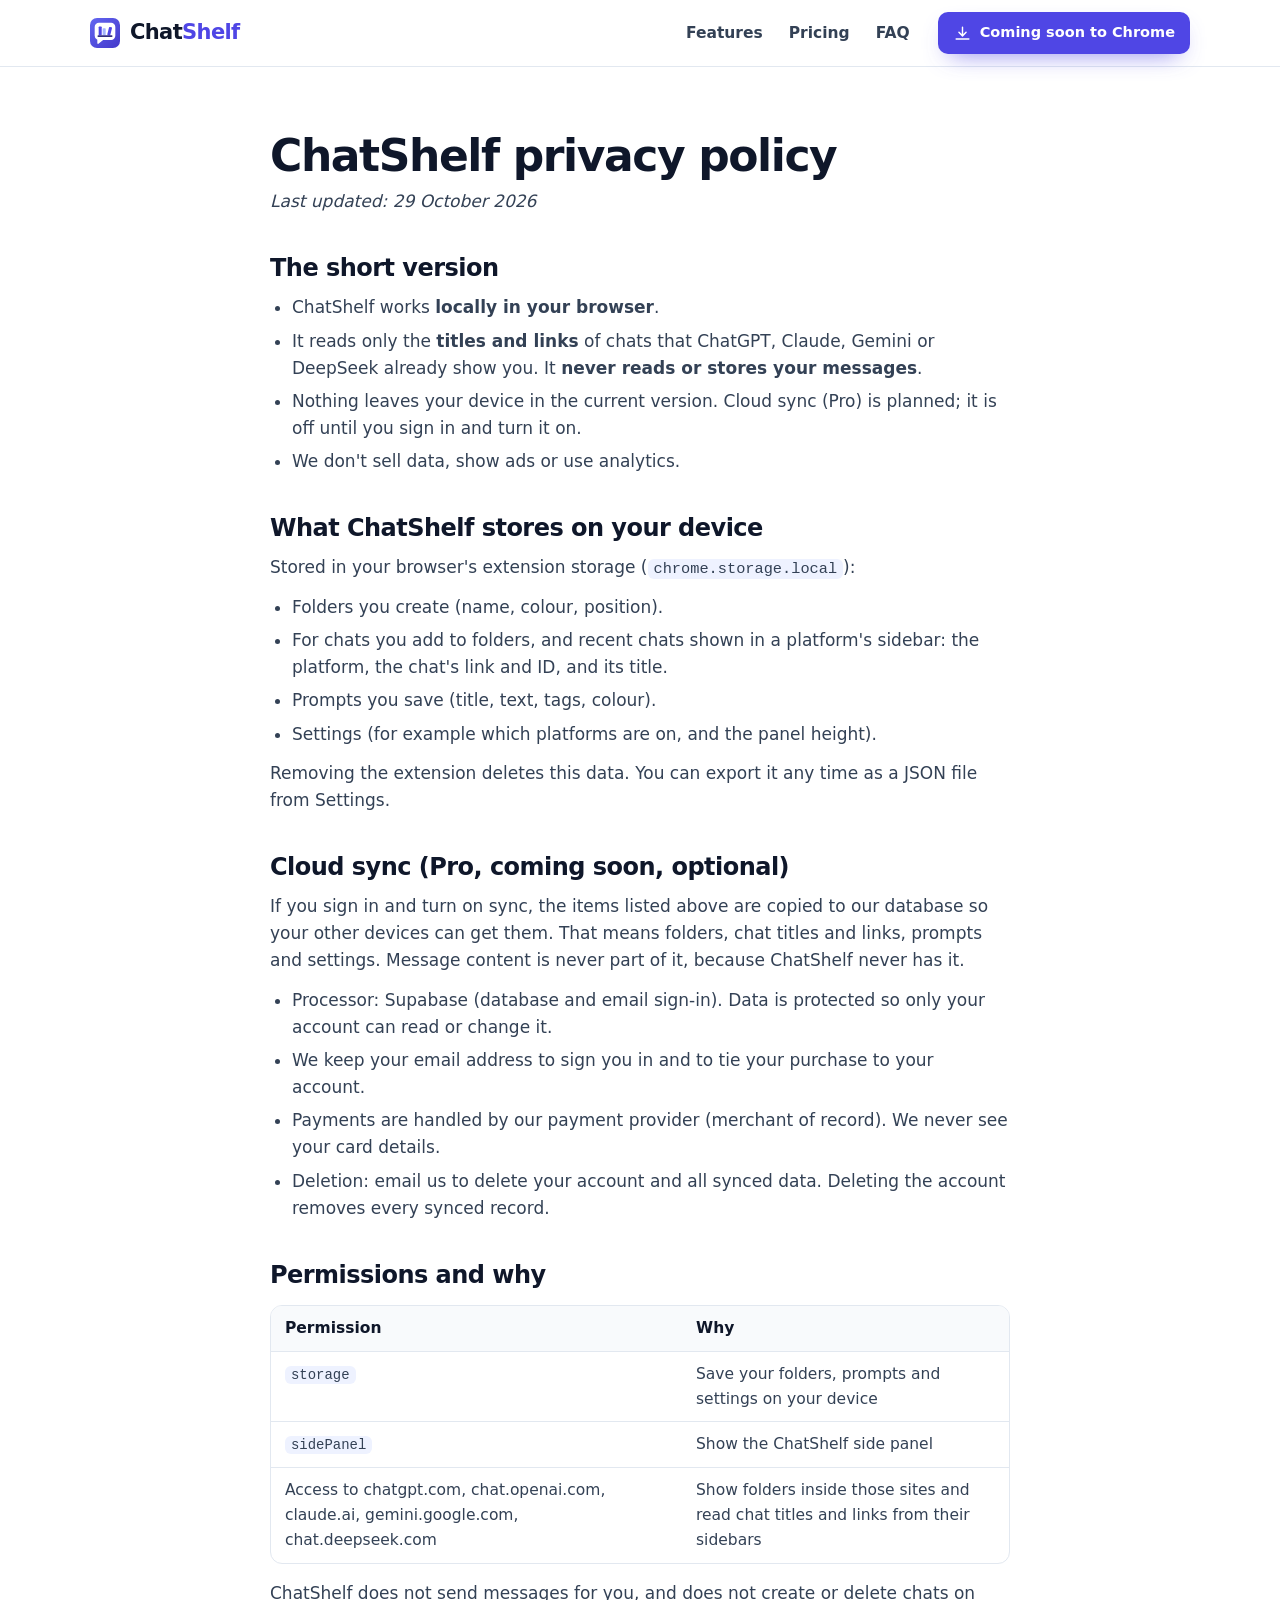
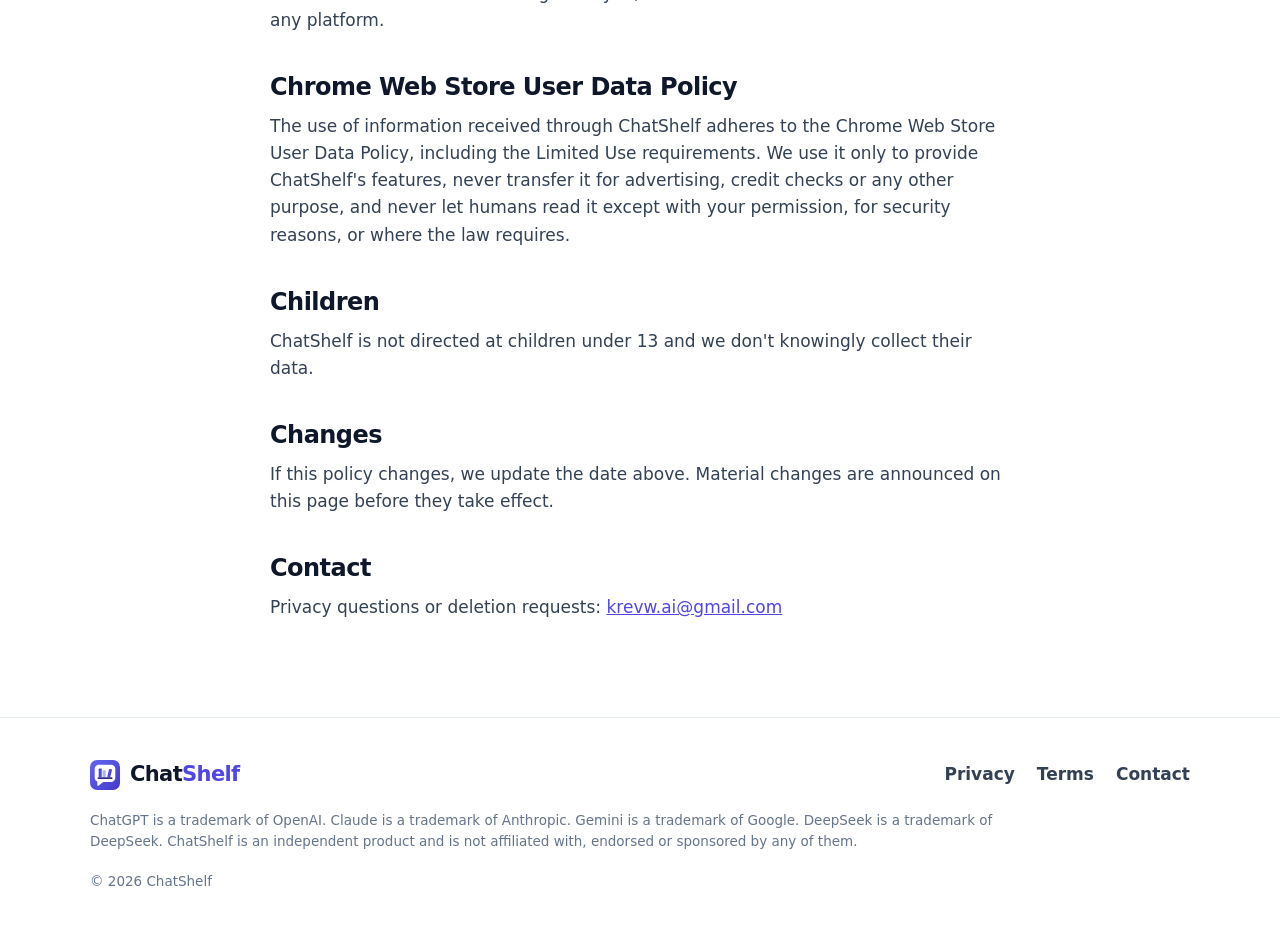
<file: privacy.html>
<!doctype html>
<html lang="en">
<head>
<meta charset="utf-8">
<meta name="viewport" content="width=device-width, initial-scale=1">
<title>Privacy policy · ChatShelf</title>
<meta name="description" content="What ChatShelf stores, where, and why. It never reads your messages.">
<link rel="canonical" href="https://pandeymohit786-ai.github.io/chatshelf-site/privacy.html">
<meta property="og:type" content="website">
<meta property="og:title" content="Privacy policy · ChatShelf">
<meta property="og:description" content="What ChatShelf stores, where, and why. It never reads your messages.">
<meta property="og:image" content="https://pandeymohit786-ai.github.io/chatshelf-site/assets/og.jpg">
<meta name="twitter:card" content="summary_large_image">
<meta name="theme-color" content="#4f46e5">
<link rel="icon" href="assets/favicon.svg" type="image/svg+xml">
<link rel="icon" href="assets/favicon-32.png" sizes="32x32" type="image/png">
<link rel="apple-touch-icon" href="assets/apple-touch-icon.png">
<link rel="stylesheet" href="assets/style.css">
</head>
<body>
<a class="skip" href="#main">Skip to content</a>
<header class="site-header"><div class="wrap nav">
  <a class="logo" href="index.html" aria-label="ChatShelf home"><img src="assets/favicon.svg" width="30" height="30" alt=""><span>Chat<b>Shelf</b></span></a>
  <nav aria-label="Main"><a href="index.html#features">Features</a><a href="index.html#pricing">Pricing</a><a href="index.html#faq">FAQ</a></nav>
  <a class="btn btn-primary btn-sm" href="#install"><svg class="icon" viewBox="0 0 24 24" fill="none" stroke="currentColor" stroke-width="1.8" stroke-linecap="round" stroke-linejoin="round" aria-hidden="true"><path d="M12 4v11M7.5 10.5 12 15l4.5-4.5"/><path d="M4 19h16"/></svg>Coming soon to Chrome</a>
</div></header>
<main id="main">
<article class="wrap narrow prose"><h1>ChatShelf privacy policy</h1>
<p><em>Last updated: 29 October 2026</em></p>
<h2>The short version</h2>
<ul><li>ChatShelf works <strong>locally in your browser</strong>.</li><li>It reads only the <strong>titles and links</strong> of chats that ChatGPT, Claude, Gemini or DeepSeek already show you. It <strong>never reads or stores your messages</strong>.</li><li>Nothing leaves your device in the current version. Cloud sync (Pro) is planned; it is off until you sign in and turn it on.</li><li>We don't sell data, show ads or use analytics.</li></ul>
<h2>What ChatShelf stores on your device</h2>
<p>Stored in your browser's extension storage (<code>chrome.storage.local</code>):</p>
<ul><li>Folders you create (name, colour, position).</li><li>For chats you add to folders, and recent chats shown in a platform's sidebar: the platform, the chat's link and ID, and its title.</li><li>Prompts you save (title, text, tags, colour).</li><li>Settings (for example which platforms are on, and the panel height).</li></ul>
<p>Removing the extension deletes this data. You can export it any time as a JSON file from Settings.</p>
<h2>Cloud sync (Pro, coming soon, optional)</h2>
<p>If you sign in and turn on sync, the items listed above are copied to our database so your other devices can get them. That means folders, chat titles and links, prompts and settings. Message content is never part of it, because ChatShelf never has it.</p>
<ul><li>Processor: Supabase (database and email sign-in). Data is protected so only your account can read or change it.</li><li>We keep your email address to sign you in and to tie your purchase to your account.</li><li>Payments are handled by our payment provider (merchant of record). We never see your card details.</li><li>Deletion: email us to delete your account and all synced data. Deleting the account removes every synced record.</li></ul>
<h2>Permissions and why</h2>
<div class="table"><table><thead><tr><th>Permission</th><th>Why</th></tr></thead><tbody><tr><td><code>storage</code></td><td>Save your folders, prompts and settings on your device</td></tr><tr><td><code>sidePanel</code></td><td>Show the ChatShelf side panel</td></tr><tr><td>Access to chatgpt.com, chat.openai.com, claude.ai, gemini.google.com, chat.deepseek.com</td><td>Show folders inside those sites and read chat titles and links from their sidebars</td></tr></tbody></table></div>
<p>ChatShelf does not send messages for you, and does not create or delete chats on any platform.</p>
<h2>Chrome Web Store User Data Policy</h2>
<p>The use of information received through ChatShelf adheres to the Chrome Web Store User Data Policy, including the Limited Use requirements. We use it only to provide ChatShelf's features, never transfer it for advertising, credit checks or any other purpose, and never let humans read it except with your permission, for security reasons, or where the law requires.</p>
<h2>Children</h2>
<p>ChatShelf is not directed at children under 13 and we don't knowingly collect their data.</p>
<h2>Changes</h2>
<p>If this policy changes, we update the date above. Material changes are announced on this page before they take effect.</p>
<h2>Contact</h2>
<p>Privacy questions or deletion requests: <a href="mailto:krevw.ai@gmail.com">krevw.ai@gmail.com</a></p></article>
</main>
<footer class="site-footer"><div class="wrap">
  <div class="footer-top"><a class="logo" href="index.html" aria-label="ChatShelf home"><img src="assets/favicon.svg" width="30" height="30" alt=""><span>Chat<b>Shelf</b></span></a><nav aria-label="Footer"><a href="privacy.html">Privacy</a><a href="terms.html">Terms</a><a href="mailto:krevw.ai@gmail.com">Contact</a></nav></div>
  <p class="fine">ChatGPT is a trademark of OpenAI. Claude is a trademark of Anthropic. Gemini is a trademark of Google. DeepSeek is a trademark of DeepSeek. ChatShelf is an independent product and is not affiliated with, endorsed or sponsored by any of them.</p>
  <p class="fine">© 2026 ChatShelf</p>
</div></footer>
</body>
</html>
</file>
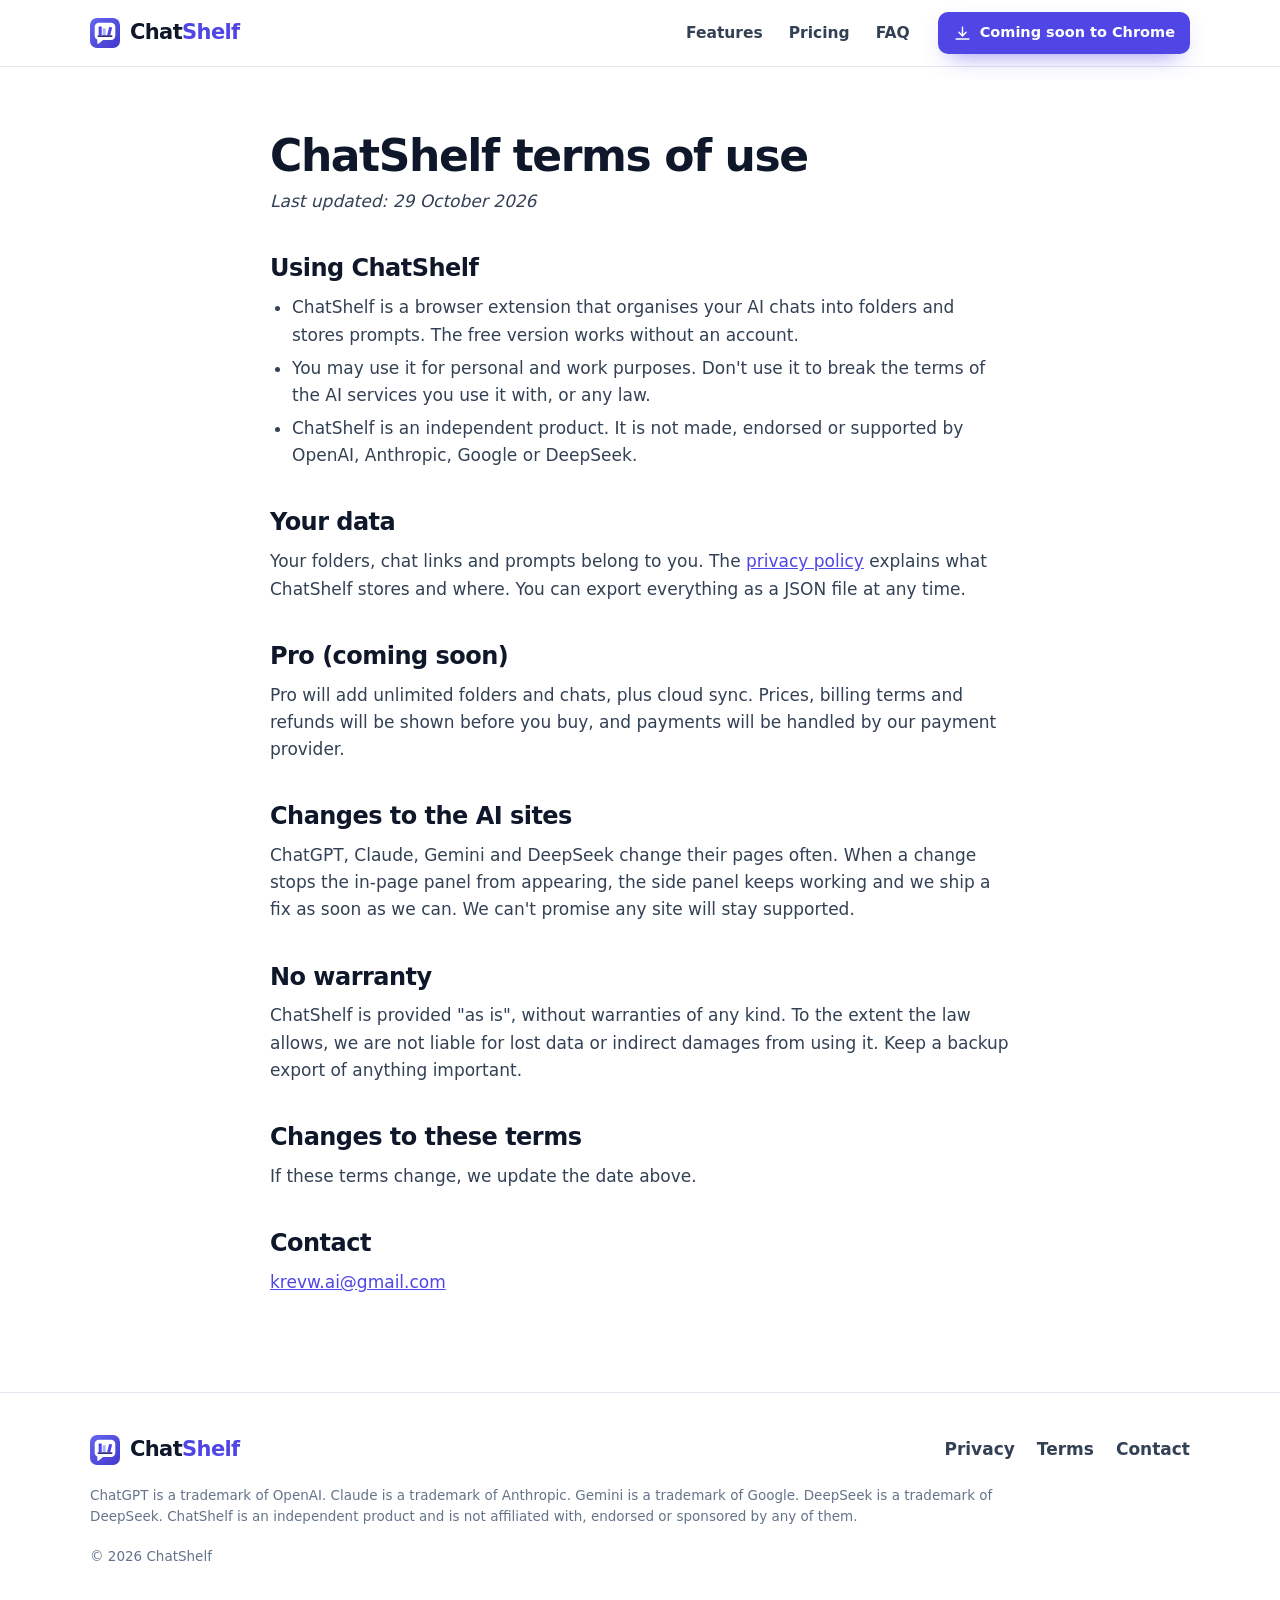
<file: terms.html>
<!doctype html>
<html lang="en">
<head>
<meta charset="utf-8">
<meta name="viewport" content="width=device-width, initial-scale=1">
<title>Terms of use · ChatShelf</title>
<meta name="description" content="The terms for using ChatShelf.">
<link rel="canonical" href="https://pandeymohit786-ai.github.io/chatshelf-site/terms.html">
<meta property="og:type" content="website">
<meta property="og:title" content="Terms of use · ChatShelf">
<meta property="og:description" content="The terms for using ChatShelf.">
<meta property="og:image" content="https://pandeymohit786-ai.github.io/chatshelf-site/assets/og.jpg">
<meta name="twitter:card" content="summary_large_image">
<meta name="theme-color" content="#4f46e5">
<link rel="icon" href="assets/favicon.svg" type="image/svg+xml">
<link rel="icon" href="assets/favicon-32.png" sizes="32x32" type="image/png">
<link rel="apple-touch-icon" href="assets/apple-touch-icon.png">
<link rel="stylesheet" href="assets/style.css">
</head>
<body>
<a class="skip" href="#main">Skip to content</a>
<header class="site-header"><div class="wrap nav">
  <a class="logo" href="index.html" aria-label="ChatShelf home"><img src="assets/favicon.svg" width="30" height="30" alt=""><span>Chat<b>Shelf</b></span></a>
  <nav aria-label="Main"><a href="index.html#features">Features</a><a href="index.html#pricing">Pricing</a><a href="index.html#faq">FAQ</a></nav>
  <a class="btn btn-primary btn-sm" href="#install"><svg class="icon" viewBox="0 0 24 24" fill="none" stroke="currentColor" stroke-width="1.8" stroke-linecap="round" stroke-linejoin="round" aria-hidden="true"><path d="M12 4v11M7.5 10.5 12 15l4.5-4.5"/><path d="M4 19h16"/></svg>Coming soon to Chrome</a>
</div></header>
<main id="main">
<article class="wrap narrow prose"><h1>ChatShelf terms of use</h1>
<p><em>Last updated: 29 October 2026</em></p>
<h2>Using ChatShelf</h2>
<ul><li>ChatShelf is a browser extension that organises your AI chats into folders and stores prompts. The free version works without an account.</li><li>You may use it for personal and work purposes. Don't use it to break the terms of the AI services you use it with, or any law.</li><li>ChatShelf is an independent product. It is not made, endorsed or supported by OpenAI, Anthropic, Google or DeepSeek.</li></ul>
<h2>Your data</h2>
<p>Your folders, chat links and prompts belong to you. The <a href="privacy.html">privacy policy</a> explains what ChatShelf stores and where. You can export everything as a JSON file at any time.</p>
<h2>Pro (coming soon)</h2>
<p>Pro will add unlimited folders and chats, plus cloud sync. Prices, billing terms and refunds will be shown before you buy, and payments will be handled by our payment provider.</p>
<h2>Changes to the AI sites</h2>
<p>ChatGPT, Claude, Gemini and DeepSeek change their pages often. When a change stops the in-page panel from appearing, the side panel keeps working and we ship a fix as soon as we can. We can't promise any site will stay supported.</p>
<h2>No warranty</h2>
<p>ChatShelf is provided &quot;as is&quot;, without warranties of any kind. To the extent the law allows, we are not liable for lost data or indirect damages from using it. Keep a backup export of anything important.</p>
<h2>Changes to these terms</h2>
<p>If these terms change, we update the date above.</p>
<h2>Contact</h2>
<p><a href="mailto:krevw.ai@gmail.com">krevw.ai@gmail.com</a></p></article>
</main>
<footer class="site-footer"><div class="wrap">
  <div class="footer-top"><a class="logo" href="index.html" aria-label="ChatShelf home"><img src="assets/favicon.svg" width="30" height="30" alt=""><span>Chat<b>Shelf</b></span></a><nav aria-label="Footer"><a href="privacy.html">Privacy</a><a href="terms.html">Terms</a><a href="mailto:krevw.ai@gmail.com">Contact</a></nav></div>
  <p class="fine">ChatGPT is a trademark of OpenAI. Claude is a trademark of Anthropic. Gemini is a trademark of Google. DeepSeek is a trademark of DeepSeek. ChatShelf is an independent product and is not affiliated with, endorsed or sponsored by any of them.</p>
  <p class="fine">© 2026 ChatShelf</p>
</div></footer>
</body>
</html>
</file>
<file: assets/style.css>
/* ChatShelf site. System fonts only, so the page makes no third-party requests. */
:root {
  --bg: #ffffff;
  --bg-soft: #f8fafc;
  --ink: #0f172a;
  --text: #334155;
  --muted: #64748b;
  --line: #e2e8f0;
  --card: #ffffff;
  --brand: #4f46e5;
  --brand-hover: #4338ca;
  --brand-ink: #3730a3;
  --brand-soft: #eef2ff;
  --on-brand: #ffffff;
  --shadow: 0 30px 60px -28px rgba(30, 27, 75, 0.35), 0 0 0 1px rgba(15, 23, 42, 0.06);
  --radius: 16px;
  color-scheme: light;
}

@media (prefers-color-scheme: dark) {
  :root {
    --bg: #0b1020;
    --bg-soft: #0f1629;
    --ink: #f8fafc;
    --text: #cbd5e1;
    --muted: #94a3b8;
    --line: rgba(255, 255, 255, 0.1);
    --card: #121a30;
    --brand: #818cf8;
    --brand-hover: #a5b4fc;
    --brand-ink: #c7d2fe;
    --brand-soft: rgba(129, 140, 248, 0.14);
    --on-brand: #0b1020;
    --shadow: 0 30px 60px -28px rgba(0, 0, 0, 0.8), 0 0 0 1px rgba(255, 255, 255, 0.08);
    color-scheme: dark;
  }
}

*, *::before, *::after { box-sizing: border-box; }
html { scroll-behavior: smooth; scroll-padding-top: 80px; }
body {
  margin: 0;
  background: var(--bg);
  color: var(--text);
  font: 17px/1.6 -apple-system, BlinkMacSystemFont, "SF Pro Text", "Segoe UI", system-ui, Roboto, "Helvetica Neue", Arial, sans-serif;
  -webkit-font-smoothing: antialiased;
  overflow-x: hidden;
}
img { max-width: 100%; display: block; }
a { color: var(--brand); }
h1, h2, h3 { color: var(--ink); line-height: 1.12; letter-spacing: -0.022em; margin: 0; }
h1 { font-size: clamp(38px, 6vw, 62px); font-weight: 800; letter-spacing: -0.032em; }
h2 { font-size: clamp(28px, 4vw, 40px); font-weight: 800; }
h3 { font-size: 19px; font-weight: 700; letter-spacing: -0.01em; }
p { margin: 0; }
:focus-visible { outline: 3px solid var(--brand); outline-offset: 2px; border-radius: 6px; }

.wrap { max-width: 1140px; margin: 0 auto; padding: 0 20px; }
.narrow { max-width: 780px; }
.skip { position: absolute; left: -999px; top: 8px; background: var(--card); padding: 8px 14px; border-radius: 8px; z-index: 10; }
.skip:focus { left: 8px; }

/* icons */
.icon { width: 24px; height: 24px; flex: none; }
.icon-sm { width: 16px; height: 16px; vertical-align: -3px; }
.tick { width: 20px; height: 20px; flex: none; color: var(--on-brand); background: var(--brand); border-radius: 50%; padding: 3px; stroke-width: 3; margin-top: 3px; }

/* buttons */
.btn {
  display: inline-flex; align-items: center; justify-content: center; gap: 8px;
  font: inherit; font-weight: 650; font-size: 16px; text-decoration: none;
  padding: 11px 18px; border-radius: 12px; border: 1px solid transparent; cursor: pointer; white-space: nowrap;
  transition: background-color 0.15s, border-color 0.15s, transform 0.15s;
}
.btn .icon { width: 19px; height: 19px; }
.btn:hover { transform: translateY(-1px); }
.btn-primary { background: var(--brand); color: var(--on-brand); box-shadow: 0 10px 24px -12px rgba(79, 70, 229, 0.8); }
.btn-primary:hover { background: var(--brand-hover); }
.btn-ghost { background: transparent; color: var(--ink); border-color: var(--line); }
.btn-ghost:hover { border-color: var(--brand); }
.btn-light { background: #fff; color: #312e81; }
.btn-sm { padding: 8px 14px; font-size: 14.5px; border-radius: 10px; }
.btn-lg { padding: 14px 22px; font-size: 17px; }
.btn-block { width: 100%; margin-top: auto; }

/* header */
.site-header { position: sticky; top: 0; z-index: 5; background: color-mix(in srgb, var(--bg) 82%, transparent); backdrop-filter: saturate(1.6) blur(14px); -webkit-backdrop-filter: saturate(1.6) blur(14px); border-bottom: 1px solid var(--line); }
.nav { display: flex; align-items: center; gap: 28px; height: 66px; }
.nav nav { display: flex; gap: 26px; margin-left: auto; }
.nav nav a { color: var(--text); text-decoration: none; font-size: 15.5px; font-weight: 550; }
.nav nav a:hover { color: var(--ink); }
.logo { display: inline-flex; align-items: center; gap: 10px; text-decoration: none; color: var(--ink); font-weight: 800; font-size: 21px; letter-spacing: -0.03em; }
.logo b { color: var(--brand); font-weight: 800; }

/* hero */
.hero { position: relative; padding: 72px 0 96px; overflow: hidden; }
.hero::before {
  content: ""; position: absolute; inset: 0; z-index: -1;
  background: radial-gradient(760px 480px at 82% 8%, var(--brand-soft), transparent 70%), radial-gradient(600px 420px at 0% 100%, var(--brand-soft), transparent 70%);
}
.hero-grid { display: grid; grid-template-columns: 1.05fr 1fr; gap: 48px; align-items: center; }
.pill { display: inline-flex; flex-wrap: wrap; gap: 6px; align-items: center; font-size: 14px; color: var(--brand-ink); background: var(--brand-soft); border: 1px solid color-mix(in srgb, var(--brand) 25%, transparent); padding: 6px 14px; border-radius: 999px; margin-bottom: 22px; }
.pill b { font-weight: 650; }
.lead { font-size: 20px; line-height: 1.55; margin-top: 20px; max-width: 34em; }
.cta-row { display: flex; flex-wrap: wrap; gap: 12px; margin-top: 32px; }
.note { margin-top: 18px; font-size: 14.5px; color: var(--muted); }
.hero-art { position: relative; height: 560px; }
.frame { border-radius: var(--radius); overflow: hidden; box-shadow: var(--shadow); background: var(--card); }
.frame .shot { width: 100%; height: 100%; object-fit: cover; object-position: top; }
.hero-art .frame { position: absolute; }
.frame-a { width: 62%; height: 520px; left: 0; top: 0; }
.frame-b { width: 52%; height: 470px; right: 0; bottom: 0; }
.frame-b .shot { object-position: 0 58%; }

/* sections */
.section { padding: 96px 0; }
.section-soft { background: var(--bg-soft); }
.section-dark { background: #0b1020; color: #cbd5e1; --ink: #f8fafc; --brand: #818cf8; --on-brand: #0b1020; }
.section-head { max-width: 720px; margin: 0 auto 52px; text-align: center; }
.section-head p:not(.eyebrow) { margin-top: 14px; font-size: 18px; color: var(--muted); }
.eyebrow { font-size: 13.5px; font-weight: 750; letter-spacing: 0.12em; text-transform: uppercase; color: var(--brand); margin-bottom: 12px; }

.card { background: var(--card); border: 1px solid var(--line); border-radius: var(--radius); padding: 26px; }
.grid-3 { display: grid; grid-template-columns: repeat(3, 1fr); gap: 18px; }
.feature .icon { width: 44px; height: 44px; padding: 10px; border-radius: 12px; background: var(--brand-soft); color: var(--brand); margin-bottom: 18px; }
.feature p { margin-top: 8px; font-size: 16px; color: var(--muted); }

/* showcase */
.showcase { display: grid; gap: 96px; }
.show-row { display: grid; grid-template-columns: 1fr 1fr; gap: 64px; align-items: center; }
.show-row.flip .show-copy { order: 2; }
.show-copy p { margin-top: 16px; font-size: 18.5px; }
.show-art { display: flex; justify-content: center; }
.show-art .frame { width: min(100%, 400px); height: 480px; }

/* demo video */
.demo { max-width: 960px; margin: 0 auto 48px; }
.demo video { display: block; width: 100%; height: auto; background: #0b1020; }
.demo figcaption { margin-top: 12px; text-align: center; font-size: 14.5px; color: var(--muted); }

/* steps */
.steps { list-style: none; padding: 0; margin: 0; display: grid; grid-template-columns: repeat(3, 1fr); gap: 18px; counter-reset: none; }
.steps p { margin-top: 8px; color: var(--muted); font-size: 16px; }
.num { display: grid; place-items: center; width: 38px; height: 38px; border-radius: 50%; background: var(--brand); color: var(--on-brand); font-weight: 800; margin-bottom: 16px; }

/* privacy */
.privacy-grid { display: grid; grid-template-columns: 1fr 1fr; gap: 56px; align-items: center; }
.privacy-grid .lead { color: #cbd5e1; }
.link { display: inline-block; margin-top: 22px; font-weight: 650; text-decoration: none; }
.ticks { list-style: none; padding: 0; margin: 0; display: grid; gap: 14px; }
.ticks li { display: flex; gap: 12px; align-items: flex-start; }
.section-dark .ticks li { font-size: 18.5px; color: #e2e8f0; }

/* pricing */
.plans { display: grid; grid-template-columns: repeat(2, minmax(0, 380px)); gap: 20px; justify-content: center; }
.plan { display: flex; flex-direction: column; gap: 18px; padding: 30px; }
.plan h3 { font-size: 22px; display: flex; align-items: center; gap: 10px; }
.price { font-size: 38px; font-weight: 800; color: var(--ink); letter-spacing: -0.03em; }
.price span { font-size: 16px; font-weight: 500; color: var(--muted); letter-spacing: 0; }
.plan-pro { border-color: color-mix(in srgb, var(--brand) 45%, transparent); background: linear-gradient(180deg, var(--brand-soft), var(--card) 55%); }
.plan-pro .price { font-size: 26px; }
.badge { font-size: 12px; font-weight: 700; letter-spacing: 0.04em; text-transform: uppercase; color: var(--brand-ink); background: var(--brand-soft); border: 1px solid color-mix(in srgb, var(--brand) 30%, transparent); padding: 3px 9px; border-radius: 999px; }
.plan .note { margin-top: auto; }

/* reviews */
.review blockquote { margin: 0; color: var(--ink); }
.review figcaption { margin-top: 14px; color: var(--muted); font-size: 15px; }

/* faq */
.faq { display: grid; gap: 10px; }
.faq details { background: var(--card); border: 1px solid var(--line); border-radius: 14px; padding: 4px 22px; }
.faq summary { cursor: pointer; list-style: none; font-weight: 650; color: var(--ink); padding: 16px 0; display: flex; justify-content: space-between; gap: 16px; }
.faq summary::-webkit-details-marker { display: none; }
.faq summary::after { content: "+"; font-size: 22px; line-height: 1; color: var(--brand); }
.faq details[open] summary::after { content: "–"; }
.faq details p { padding-bottom: 18px; color: var(--text); }

/* final cta */
.cta-band { text-align: center; border-radius: 24px; padding: 64px 24px; color: #e0e7ff; background: radial-gradient(600px 300px at 80% 0%, #818cf8, transparent 70%), linear-gradient(135deg, #4f46e5, #312e81); }
.cta-band img { margin: 0 auto 22px; border-radius: 16px; box-shadow: 0 0 0 3px rgba(255, 255, 255, 0.25); }
.cta-band h2 { color: #fff; }
.cta-band p { margin: 14px auto 28px; max-width: 34em; font-size: 18px; }

/* legal pages */
.prose { padding-top: 64px; padding-bottom: 96px; }
.prose h1 { font-size: clamp(32px, 5vw, 44px); margin-bottom: 8px; }
.prose h2 { font-size: 24px; margin: 40px 0 12px; }
.prose p, .prose li { font-size: 17px; }
.prose p + p { margin-top: 12px; }
.prose ul { padding-left: 22px; margin: 12px 0; }
.prose li + li { margin-top: 6px; }
.prose code { font-size: 0.9em; background: var(--brand-soft); padding: 1px 6px; border-radius: 6px; }
.table { overflow-x: auto; margin: 16px 0; border: 1px solid var(--line); border-radius: 12px; }
.prose table { border-collapse: collapse; width: 100%; font-size: 15.5px; }
.prose th, .prose td { text-align: left; vertical-align: top; padding: 10px 14px; border-bottom: 1px solid var(--line); }
.prose tr:last-child td { border-bottom: 0; }
.prose th { color: var(--ink); background: var(--bg-soft); }

/* footer */
.site-footer { border-top: 1px solid var(--line); padding: 40px 0 48px; }
.footer-top { display: flex; align-items: center; justify-content: space-between; gap: 20px; flex-wrap: wrap; }
.footer-top nav { display: flex; gap: 22px; }
.footer-top nav a { color: var(--text); text-decoration: none; font-weight: 550; }
.fine { margin-top: 18px; font-size: 13.5px; color: var(--muted); max-width: 70em; }

/* responsive */
@media (max-width: 960px) {
  .hero-grid, .show-row, .privacy-grid { grid-template-columns: 1fr; }
  .show-row.flip .show-copy { order: 0; }
  .hero-art { height: 480px; max-width: 520px; width: 100%; margin: 0 auto; }
  .frame-a { height: 440px; }
  .frame-b { height: 400px; }
  .grid-3, .steps { grid-template-columns: 1fr 1fr; }
  .showcase { gap: 72px; }
}
@media (max-width: 720px) {
  .nav nav { display: none; }
  .nav .btn { margin-left: auto; }
  .hero { padding: 48px 0 64px; }
  .section { padding: 72px 0; }
  .grid-3, .steps, .plans { grid-template-columns: 1fr; }
  .hero-art { height: 400px; }
  .frame-a { width: 70%; height: 360px; }
  .frame-b { width: 58%; height: 320px; }
  .show-art .frame { height: 420px; }
}
/* Small phones: the hero has the same button right below, so the header keeps just the logo. */
@media (max-width: 520px) {
  .nav .btn { display: none; }
}
@media (prefers-reduced-motion: reduce) {
  html { scroll-behavior: auto; }
  .btn { transition: none; }
  .btn:hover { transform: none; }
}
</file>
